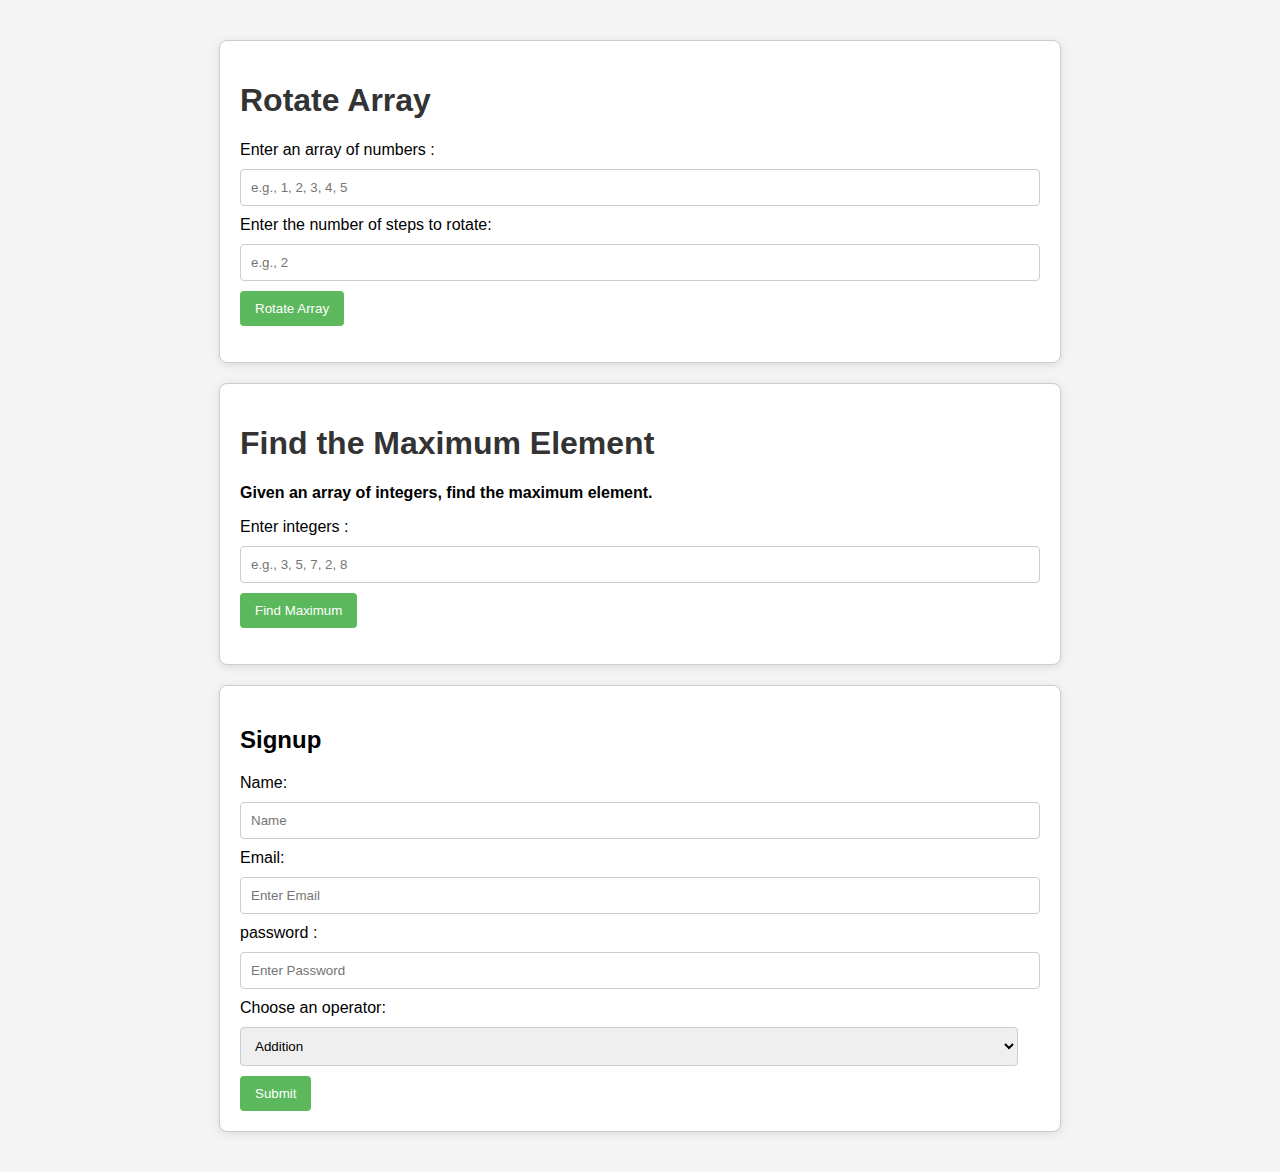
<file: set3.html>
<!DOCTYPE html>
<html lang="en">
<head>
    <meta charset="UTF-8">
    <meta name="viewport" content="width=device-width, initial-scale=1.0">
    <title>Rotate Array</title>
    <link rel="stylesheet" href="set3.css">
</head>
<body>
    <div class="container">
        <h1>Rotate Array</h1>
        <label for="arrayInput">Enter an array of numbers :</label>
        <input type="text" id="arrayInput" placeholder="e.g., 1, 2, 3, 4, 5">
        
        <label for="kInput">Enter the number of steps to rotate:</label>
        <input type="number" id="kInput" placeholder="e.g., 2">
        
        <button onclick="rotateArray()">Rotate Array</button>

        <p id="output"></p>
    </div>

    
    <div class="container">
        <h1>Find the Maximum Element</h1>
        <div class="question">
            <p>Given an array of integers, find the maximum element.</p>
        </div>
        
        <div class="input-section">
            <label for="arrayInput2">Enter integers :</label>
            <input type="text" id="arrayInput2" placeholder="e.g., 3, 5, 7, 2, 8">
        </div>
        
        <div class="output-section">
            <button onclick="findMax()">Find Maximum</button>
            <p class="result" id="maxResult"></p>
        </div>
    </div>


    <!--signup container-->

    <div class="container" id="signupContainer">
        <h2>Signup</h2>
        <label for="username">Name:</label>
        <input type="text" id="name" placeholder="Name">
        <br>
        <label for="username">Email:</label>
        <input type="text" id="username" placeholder="Enter Email">
        <br>
        <label for="password">password :</label>
        <input type="text" id="password" placeholder="Enter Password">        
        <br>
        <label for="operator">Choose an operator:</label>
        <select id="operator">
            <option value="add">Addition</option>
            <option value="sub">Subtraction</option>
            <option value="mul">Multiplication</option>
        </select>

        <button onclick="signup()">Submit</button>
    </div>

    <div class="container" id="calcContainer" style="display: none;">
        <h2>Calculator</h2>
        <label for="num1">Input 1:</label>
        <input type="number" id="num1">

        <label for="num2">Input 2:</label>
        <input type="number" id="num2">

        <button onclick="calculate()">Calculate</button>
        <p id="result"></p>
    </div>

   


    <script src="set3.js"></script>
</body>
</html>
</file>
<file: set3.css>
body {
    font-family: Arial, sans-serif;
    background-color: #f4f4f4;
    margin: 0;
    padding: 20px;
}
h1 {
    color: #333;
}
.container {
    background-color: #fff;
    border: 1px solid #ccc;
    border-radius: 8px;
    padding: 20px;
    width: 80%;
    max-width: 800px;
    margin: 20px auto;
    box-shadow: 0 2px 10px rgba(0, 0, 0, 0.1);
}
input, select {
    padding: 10px;
    margin: 10px 0;
    width: calc(100% - 22px);
    border: 1px solid #ccc;
    border-radius: 4px;
}
button {
    padding: 10px 15px;
    background-color: #5cb85c;
    color: white;
    border: none;
    border-radius: 4px;
    cursor: pointer;
    transition: background-color 0.3s;
}
button:hover {
    background-color: #4cae4c;
}
p {
    font-weight: bold;
}
</file>
